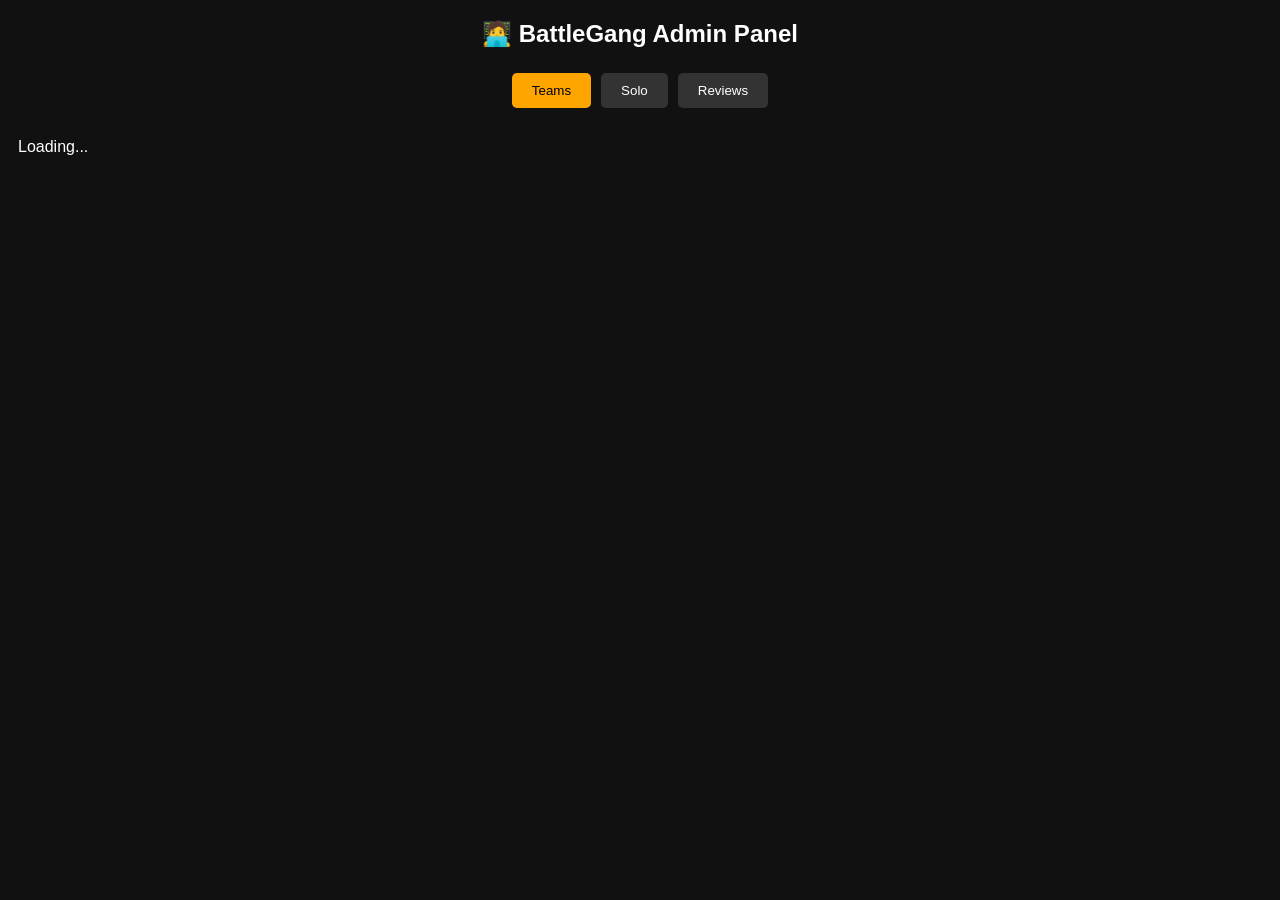
<file: admin-panel-7fK29aXz91LmQpR8vT6sWcD4eYhU3BnJx0kGzV5oCq2M8rE1uP9tLwS4yF6H.html>
<!DOCTYPE html>
<html>
<head>
  <title>FF Gangster Admin</title>

  <style>
    body { font-family: Arial; background:#111; color:white; }

    h2 { text-align:center; }

    /* Tabs */
    .tabs {
      display: flex;
      justify-content: center;
      margin-bottom: 15px;
      flex-wrap: wrap;
    }

    .tab-btn {
      padding: 10px 20px;
      margin: 5px;
      border: none;
      cursor: pointer;
      background: #333;
      color: white;
      border-radius: 5px;
    }

    .active {
      background: orange;
      color: black;
    }

    #container {
      display: grid;
      grid-template-columns: repeat(4, 1fr);
      gap: 15px;
      padding: 10px;
    }

    .card {
      background:#222;
      padding:15px;
      border-radius:10px;
    }

    button {
      padding:8px;
      margin:5px;
      border:none;
      cursor:pointer;
      border-radius:5px;
    }

    .approve { background:green; color:white; }
    .delete { background:red; color:white; }

    ul { padding-left:20px; }
    li { margin:4px 0; list-style:"🎮 "; }

    @media (max-width:1024px){
      #container { grid-template-columns:repeat(2,1fr); }
    }

    @media (max-width:600px){
      #container { grid-template-columns:repeat(1,1fr); }
    }

    .heading{
      display: flex;
      justify-content: space-between;
      align-items: center;
    }

    .status{
      color: orange;
      font-size: 12px;
    }

    .approved {
      color: lightgreen !important;
    }
  </style>
</head>

<body>

<h2>🧑‍💻 BattleGang Admin Panel</h2>

<div class="tabs">
  <button class="tab-btn active" onclick="showTeams(event)">Teams</button>
  <button class="tab-btn" onclick="showSolo(event)">Solo</button>
  <button class="tab-btn" onclick="showReviews(event)">Reviews</button>
</div>

<div id="container">Loading...</div>

<script>

const API = "https://ff-gangster.onrender.com/api";

let currentTab = "teams";

// ================= TAB SWITCH =================
function setActive(btn){
  document.querySelectorAll(".tab-btn").forEach(b=>b.classList.remove("active"));
  btn.classList.add("active");
}

// ================= TEAMS =================
async function showTeams(e){
  currentTab = "teams";
  if(e) setActive(e.target);

  const container = document.getElementById("container");
  container.innerHTML = "Loading...";

  const res = await fetch(`${API}/teams`);
  const data = await res.json();

  renderTeamCards(data);
}

function renderTeamCards(data){
  const container = document.getElementById("container");
  container.innerHTML = "";

data.forEach(t => {
  container.innerHTML += `
    <div class="card" id="${t._id}" style="padding:12px;margin-bottom:10px;border-radius:10px;background:#1c1c1c;color:white;">
      
      <div style="display:flex;justify-content:space-between;align-items:center;">
        
        <h3 style="margin:0;">${t.team}</h3>

        <span 
          style="
            padding:4px 10px;
            border-radius:6px;
            font-size:12px;
            ${t.status === "approved" 
              ? "color:#28a745;" 
              : "background:#ff9800;color:white;"}
          ">
          ${t.status}
        </span>

      </div>

      <!-- Players -->
      <div style="margin-top:8px;">
        ${t.players.map((p, i) => `
          <p style="
            margin:4px 0;
            padding:5px 8px;
            border-radius:6px;
            background:rgba(255,255,255,0.05);
            font-weight:600;
          ">
            Player ${i === 0 ? "👑" : i + 1}: ${p}
          </p>
        `).join("")}
      </div>

      <!-- Payment Info -->
      <p style="margin-top:8px;">📱 WhatsApp: ${t.wpnum}</p>
      <p>👤 Payment Person: ${t.payer}</p>
      <p>💳 UPI: ${t.upi}</p>
      <p>🧾 UTR: ${t.utr}</p>
      <p>📅 Time: ${new Date(t.createdAt).toLocaleString()}</p>

      ${t.status !== "approved" ? 
        `<button 
          style="margin-top:6px;padding:6px 10px;border:none;border-radius:6px;background:#28a745;color:white;cursor:pointer;"
          onclick="approve('${t._id}','team')">
          Approve
        </button>` : ""}

      <button 
        style="margin-top:6px;margin-left:6px;padding:6px 10px;border:none;border-radius:6px;background:#dc3545;color:white;cursor:pointer;"
        onclick="del('${t._id}','team')">
        Delete
      </button>

    </div>
  `;
});
}

// ================= SOLO =================
async function showSolo(e){
  currentTab = "solo";
  if(e) setActive(e.target);

  const container = document.getElementById("container");
  container.innerHTML = "Loading...";

  const res = await fetch(`${API}/solo`);
  const data = await res.json();

  renderSoloCards(data);
}

function renderSoloCards(data){
  const container = document.getElementById("container");
  container.innerHTML = "";

  data.forEach(t => {
  container.innerHTML += `
    <div class="card" id="${t._id}">
      
      <div class="heading" style="display:flex;justify-content:space-between;align-items:center;">
        
        <h3 style="margin:0;">Player Names</h3>

        <span 
          class="status ${t.status === "approved" ? "approved" : ""}" 
          style="
            padding:4px 10px;
            border-radius:6px;
            font-size:12px;
          ">
          ${t.status}
        </span>
      </div>

      <div style="margin-top:8px;">
        ${t.players.map((p, i) => `
          <p style="
            margin:4px 0;
            padding:5px 8px;
            border-radius:6px;
            background:rgba(255,255,255,0.05);
            font-weight:600;
          ">
            Player ${i + 1}: ${p}
          </p>
        `).join("")}
      </div>

      <p>📱 WhatsApp: ${t.wpnum}</p>
      <p>👤 Payment Person: ${t.payer}</p>
      <p>💳 UPI: ${t.upi}</p>
      <p>🧾 UTR: ${t.utr}</p>
      <p>🎁 Refer: ${t.refer || "None"}</p>
      <p>📅 Time: ${new Date(t.createdAt).toLocaleString()}</p>

      ${t.status !== "approved" ? 
        `<button class="approve" onclick="approve('${t._id}','solo')">Approve</button>` : ""}

      <button class="delete" onclick="del('${t._id}','solo')">Delete</button>
    </div>
  `;
});
}

// ================= REVIEWS =================
async function showReviews(e){
  currentTab = "reviews";
  if(e) setActive(e.target);

  const container = document.getElementById("container");
  container.innerHTML = "Loading...";

  const res = await fetch(`${API}/reviews-all`);
  const data = await res.json();

  container.innerHTML = "";

  data.forEach(r => {
    container.innerHTML += `
      <div class="card" id="${r._id}">
        <div class="heading">
          <h3>${r.name}</h3>
          <span class="status ${r.approved ? "approved" : ""}">
            ${r.approved ? "approved" : "pending"}
          </span>
        </div>

        <p>${"⭐".repeat(r.rating)}</p>
        <p>${r.message}</p>

        ${!r.approved ? 
          `<button class="approve" onclick="approveReview('${r._id}')">Approve</button>` : ""}

        <button class="delete" onclick="deleteReview('${r._id}')">Delete</button>
      </div>
    `;
  });
}

// ================= ACTIONS =================

// APPROVE TEAM / SOLO
async function approve(id, type){
  const url = type === "team"
    ? `${API}/approve/${id}`
    : `${API}/solo/approve/${id}`;

  await fetch(url, { method:"PUT" });

  // 🔥 FULL UI UPDATE
  const card = document.getElementById(id);

  if(card){
    const status = card.querySelector(".status");
    status.innerText = "approved";
    status.classList.add("approved");

    const btn = card.querySelector(".approve");
    if(btn) btn.remove();
  }
}

// DELETE TEAM / SOLO
async function del(id, type){
  if(!confirm("Delete this?")) return;

  const url = type === "team"
    ? `${API}/delete/${id}`
    : `${API}/solo/delete/${id}`;

  await fetch(url, { method:"DELETE" });

  document.getElementById(id).remove();
}

// REVIEW APPROVE
async function approveReview(id){
  await fetch(`${API}/review/approve/${id}`, { method:"PUT" });

  const card = document.getElementById(id);

  if(card){
    const status = card.querySelector(".status");
    status.innerText = "approved";
    status.classList.add("approved");

    const btn = card.querySelector(".approve");
    if(btn) btn.remove();
  }
}

// REVIEW DELETE
async function deleteReview(id){
  if(!confirm("Delete this review?")) return;

  await fetch(`${API}/review/delete/${id}`, { method:"DELETE" });

  document.getElementById(id).remove();
}

// default load
showTeams();

</script>

</body>
</html>
</file>
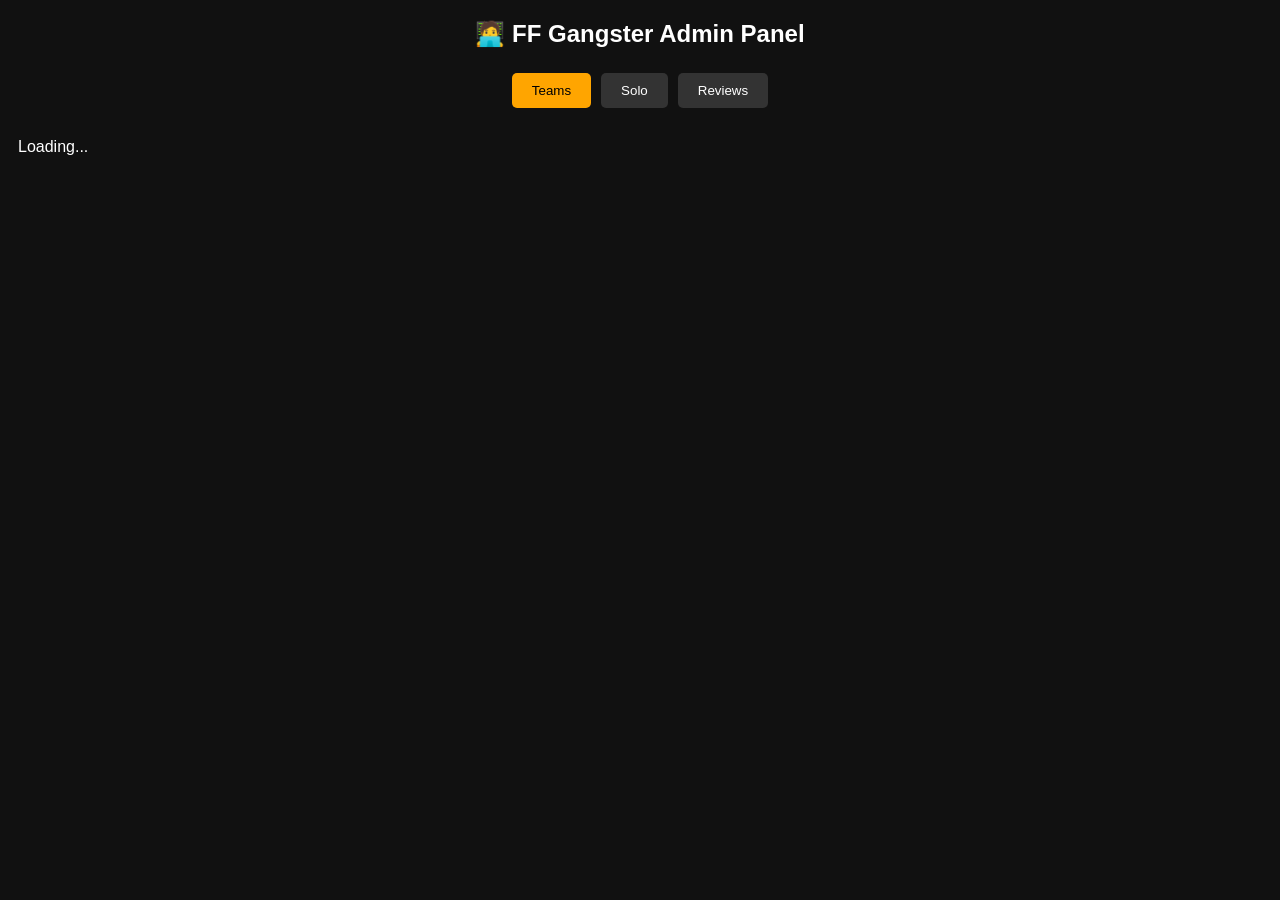
<file: admin-panel-for-ffgangster-589684521.html>
<!DOCTYPE html>
<html>
<head>
  <title>FF Gangster Admin</title>

  <style>
    body { font-family: Arial; background:#111; color:white; }

    h2 { text-align:center; }

    /* Tabs */
    .tabs {
      display: flex;
      justify-content: center;
      margin-bottom: 15px;
      flex-wrap: wrap;
    }

    .tab-btn {
      padding: 10px 20px;
      margin: 5px;
      border: none;
      cursor: pointer;
      background: #333;
      color: white;
      border-radius: 5px;
    }

    .active {
      background: orange;
      color: black;
    }

    #container {
      display: grid;
      grid-template-columns: repeat(4, 1fr);
      gap: 15px;
      padding: 10px;
    }

    .card {
      background:#222;
      padding:15px;
      border-radius:10px;
    }

    button {
      padding:8px;
      margin:5px;
      border:none;
      cursor:pointer;
      border-radius:5px;
    }

    .approve { background:green; color:white; }
    .delete { background:red; color:white; }

    ul { padding-left:20px; }
    li { margin:4px 0; list-style:"🎮 "; }

    @media (max-width:1024px){
      #container { grid-template-columns:repeat(2,1fr); }
    }

    @media (max-width:600px){
      #container { grid-template-columns:repeat(1,1fr); }
    }

    .heading{
      display: flex;
      justify-content: space-between;
      align-items: center;
    }

    .status{
      color: orange;
      font-size: 12px;
    }

    .approved {
      color: lightgreen !important;
    }
  </style>
</head>

<body>

<h2>🧑‍💻 FF Gangster Admin Panel</h2>

<div class="tabs">
  <button class="tab-btn active" onclick="showTeams(event)">Teams</button>
  <button class="tab-btn" onclick="showSolo(event)">Solo</button>
  <button class="tab-btn" onclick="showReviews(event)">Reviews</button>
</div>

<div id="container">Loading...</div>

<script>

const API = "https://ff-gangster.onrender.com/api";

// ================= TAB SWITCH =================
function setActive(btn){
  document.querySelectorAll(".tab-btn").forEach(b=>b.classList.remove("active"));
  btn.classList.add("active");
}

// ================= TEAMS =================
async function showTeams(e){
  if(e) setActive(e.target);

  const container = document.getElementById("container");
  container.innerHTML = "Loading...";

  const res = await fetch(`${API}/teams`);
  const data = await res.json();

  renderTeamCards(data);
}

function renderTeamCards(data){
  const container = document.getElementById("container");
  container.innerHTML = "";

  data.forEach(t => {
    container.innerHTML += `
      <div class="card" id="${t._id}">
        <div class="heading">
          <h3>${t.team}</h3>
          <span class="status ${t.status === "approved" ? "approved" : ""}">
            ${t.status}
          </span>
        </div>

        <ul>
          ${t.players.map((p,i)=> `<li>${p}</li>`).join("")}
        </ul>

        <p>📱 ${t.wpnum}</p>
        <p>UPI: ${t.upi}</p>
        <p>UTR: ${t.utr}</p>

        ${t.status !== "approved" ? 
          `<button class="approve" onclick="approve('${t._id}','team')">Approve</button>` : ""}

        <button class="delete" onclick="del('${t._id}','team')">Delete</button>
      </div>
    `;
  });
}

// ================= SOLO =================
async function showSolo(e){
  if(e) setActive(e.target);

  const container = document.getElementById("container");
  container.innerHTML = "Loading...";

  const res = await fetch(`${API}/solo`);
  const data = await res.json();

  renderSoloCards(data);
}

function renderSoloCards(data){
  const container = document.getElementById("container");
  container.innerHTML = "";

  data.forEach(t => {
    container.innerHTML += `
      <div class="card" id="${t._id}">
        <div class="heading">
          <h3>${t.players[0]}</h3>
          <span class="status ${t.status === "approved" ? "approved" : ""}">
            ${t.status}
          </span>
        </div>

        <ul>
          ${t.players.map((p)=> `<li>${p}</li>`).join("")}
        </ul>

        <p>📱 ${t.wpnum}</p>

        ${t.status !== "approved" ? 
          `<button class="approve" onclick="approve('${t._id}','solo')">Approve</button>` : ""}

        <button class="delete" onclick="del('${t._id}','solo')">Delete</button>
      </div>
    `;
  });
}

// ================= REVIEWS =================
async function showReviews(e){
  if(e) setActive(e.target);

  const container = document.getElementById("container");
  container.innerHTML = "Loading...";

  const res = await fetch(`${API}/reviews-all`);
  const data = await res.json();

  container.innerHTML = "";

  data.forEach(r => {
    container.innerHTML += `
      <div class="card" id="${r._id}">
        <div class="heading">
          <h3>${r.name}</h3>
          <span class="status ${r.approved ? "approved" : ""}">
            ${r.approved ? "approved" : "pending"}
          </span>
        </div>

        <p>${"⭐".repeat(r.rating)}</p>
        <p>${r.message}</p>

        ${!r.approved ? 
          `<button class="approve" onclick="approveReview('${r._id}')">Approve</button>` : ""}

        <button class="delete" onclick="deleteReview('${r._id}')">Delete</button>
      </div>
    `;
  });
}

// ================= ACTIONS =================

// APPROVE TEAM / SOLO
async function approve(id, type){
  const url = type === "team"
    ? `${API}/approve/${id}`
    : `${API}/solo/approve/${id}`;

  await fetch(url, { method:"PUT" });

  document.querySelector(`#${id} .status`).innerText = "approved";
}

// DELETE TEAM / SOLO
async function del(id, type){
  if(!confirm("Delete this?")) return;

  const url = type === "team"
    ? `${API}/delete/${id}`
    : `${API}/solo/delete/${id}`;

  await fetch(url, { method:"DELETE" });

  document.getElementById(id).remove();
}

// REVIEW APPROVE
async function approveReview(id){
  await fetch(`${API}/review/approve/${id}`, { method:"PUT" });

  document.querySelector(`#${id} .status`).innerText = "approved";
}

// REVIEW DELETE
async function deleteReview(id){
  if(!confirm("Delete this review?")) return;

  await fetch(`${API}/review/delete/${id}`, { method:"DELETE" });

  document.getElementById(id).remove();
}

// default load
showTeams();

</script>

</body>
</html>
</file>
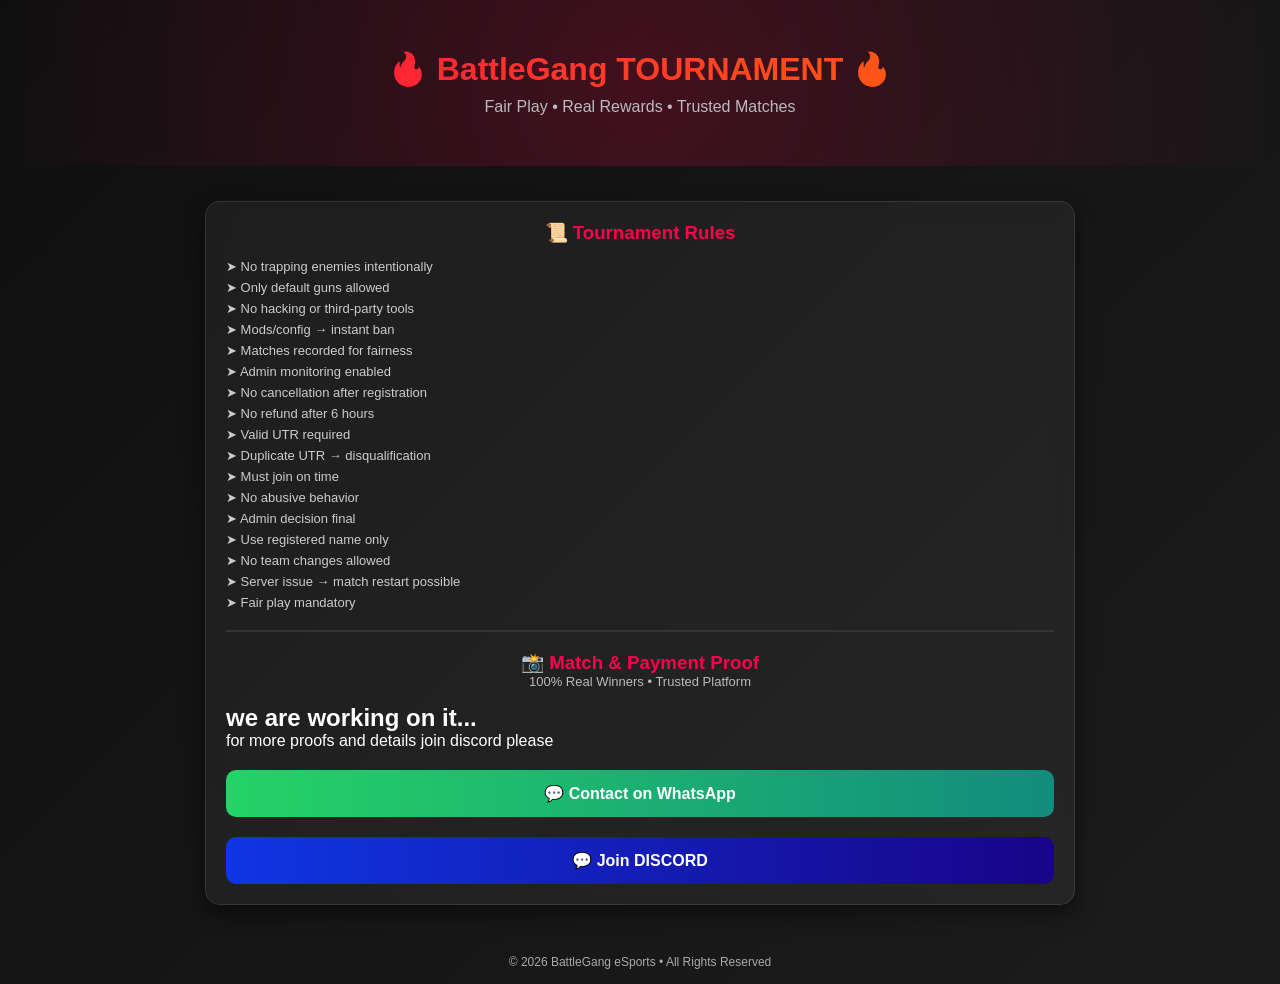
<file: match_proof.html>
<!DOCTYPE html>
<html lang="en">
<head>
<meta charset="UTF-8">
<meta name="viewport" content="width=device-width, initial-scale=1.0">
<title>FreeFire Tournament Rules & Proof</title>

<style>
*{
  margin:0;
  padding:0;
  box-sizing:border-box;
  font-family:'Segoe UI', sans-serif;
}

body{
  background: linear-gradient(135deg, #0f0f0f, #1c1c1c);
  color:white;
}

/* HERO */
.hero{
  text-align:center;
  padding:50px 20px;
  background: radial-gradient(circle, #ff004c33, transparent);
}

.hero h1{
  font-size:32px;
  background: linear-gradient(90deg, #ff004c, #ff7a00);
  -webkit-background-clip:text;
  color:transparent;
}

.hero p{
  margin-top:10px;
  color:#bbb;
}

/* CARD */
.container{
  max-width:900px;
  margin:20px auto;
  padding:15px;
}

.rules-box{
  background: rgba(255,255,255,0.05);
  backdrop-filter: blur(10px);
  border-radius:15px;
  padding:20px;
  border:1px solid rgba(255,255,255,0.1);
  box-shadow:0 8px 20px rgba(0,0,0,0.5);
}

/* TITLE */
.tournament-rules-head{
  text-align:center;
  margin-bottom:15px;
  color:#ff004c;
}

/* RULES */
.rules p{
  font-size:13px;
  color:#ccc;
  margin:6px 0;
}

/* PROOF */
.proof-section{
  margin-top:20px;
}

.proof-section h3{
  text-align:center;
  color:#ff004c;
}

.proof-grid{
  display:grid;
  grid-template-columns:repeat(2,1fr);
  gap:10px;
  margin-top:15px;
}

.proof-grid img{
  width:100%;
  border-radius:10px;
  border:1px solid rgba(255,255,255,0.1);
  transition:0.3s;
}

.proof-grid img:hover{
  transform:scale(1.05);
}

/* BUTTON */
.whatsapp-btn{
  display:block;
  text-align:center;
  margin-top:20px;
  padding:14px;
  background:linear-gradient(90deg,#25D366,#128C7E);
  border-radius:10px;
  color:white;
  text-decoration:none;
  font-weight:bold;
}
.discord-btn{
  display:block;
  text-align:center;
  margin-top:20px;
  padding:14px;
  background:linear-gradient(90deg,#0f36e3,#180487);
  border-radius:10px;
  color:white;
  text-decoration:none;
  font-weight:bold;
}

/* FOOTER */
footer{
  text-align:center;
  padding:15px;
  color:#aaa;
  font-size:12px;
}

</style>
</head>

<body>

<!-- HERO -->
<div class="hero">
  <h1>🔥 BattleGang TOURNAMENT 🔥</h1>
  <p>Fair Play • Real Rewards • Trusted Matches</p>
</div>

<div class="container">

  <div class="rules-box">

    <h3 class="tournament-rules-head">📜 Tournament Rules</h3>

    <div class="rules">
      <p>➤ No trapping enemies intentionally</p>
      <p>➤ Only default guns allowed</p>
      <p>➤ No hacking or third-party tools</p>
      <p>➤ Mods/config → instant ban</p>
      <p>➤ Matches recorded for fairness</p>
      <p>➤ Admin monitoring enabled</p>
      <p>➤ No cancellation after registration</p>
      <p>➤ No refund after 6 hours</p>
      <p>➤ Valid UTR required</p>
      <p>➤ Duplicate UTR → disqualification</p>
      <p>➤ Must join on time</p>
      <p>➤ No abusive behavior</p>
      <p>➤ Admin decision final</p>
      <p>➤ Use registered name only</p>
      <p>➤ No team changes allowed</p>
      <p>➤ Server issue → match restart possible</p>
      <p>➤ Fair play mandatory</p>
    </div>

    <hr style="margin:20px 0; border:0.5px solid #333;">

    <!-- PROOF -->
    <div class="proof-section">

      <h3>📸 Match & Payment Proof</h3>
      <p style="text-align:center; font-size:13px; color:#bbb;">
        100% Real Winners • Trusted Platform
      </p>

      <div class="proof-grid">
        <!-- <img src="proof1.jpg">
        <img src="proof2.jpg">
        <img src="proof3.jpg">
        <img src="proof4.jpg"> -->
        <h2>we are working on it...</h2>

      </div>
        <p>for more proofs and details join discord please</p>
    
    </div>

    <!-- WHATSAPP -->
    <a href="https://wa.me/919556876287" target="_blank" class="whatsapp-btn">
      💬 Contact on WhatsApp
    </a>
    <a href="https://discord.gg/Nws7DpyY" target="_blank" class="discord-btn">
      💬 Join DISCORD
    </a>
  </div>

</div>

<footer>
  © 2026 BattleGang eSports • All Rights Reserved
</footer>

</body>
</html>
</file>
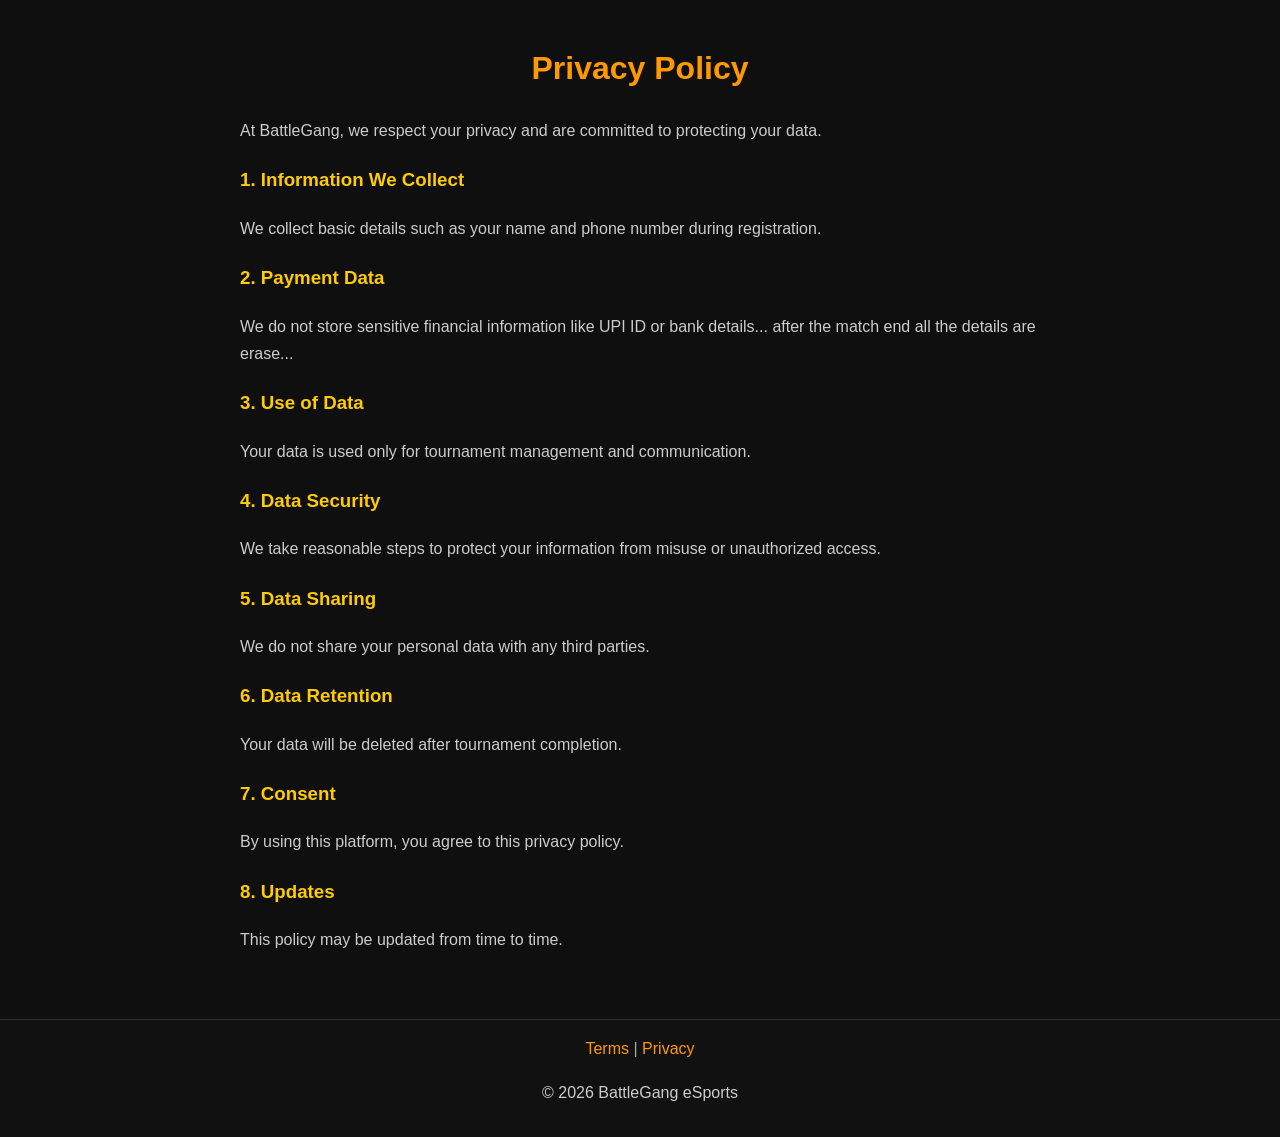
<file: privacy.html>
<!DOCTYPE html>
<html>
<head>
  <title>Privacy Policy - BattleGang</title>
  <meta name="viewport" content="width=device-width, initial-scale=1.0">

  <style>
    body {
      margin: 0;
      background: #0f0f0f;
      color: #fff;
      font-family: Arial, sans-serif;
      line-height: 1.7;
    }

    .container {
      max-width: 800px;
      margin: auto;
      padding: 20px;
    }

    h1 {
      text-align: center;
      color: #ff9900;
    }

    h3 {
      color: #ffcc00;
      margin-top: 20px;
    }

    p {
      color: #ccc;
    }

    footer {
      text-align: center;
      padding: 15px;
      background: #111;
      color: #aaa;
      margin-top: 30px;
      border-top: 1px solid #333;
    }

    a {
      color: #ff9900;
      text-decoration: none;
    }
  </style>
</head>

<body>

<div class="container">

<h1>Privacy Policy</h1>

<p>At BattleGang, we respect your privacy and are committed to protecting your data.</p>

<h3>1. Information We Collect</h3>
<p>We collect basic details such as your name and phone number during registration.</p>

<h3>2. Payment Data</h3>
<p>We do not store sensitive financial information like UPI ID or bank details... after the match end all the details are erase...</p>

<h3>3. Use of Data</h3>
<p>Your data is used only for tournament management and communication.</p>

<h3>4. Data Security</h3>
<p>We take reasonable steps to protect your information from misuse or unauthorized access.</p>

<h3>5. Data Sharing</h3>
<p>We do not share your personal data with any third parties.</p>

<h3>6. Data Retention</h3>
<p>Your data will be deleted after tournament completion.</p>

<h3>7. Consent</h3>
<p>By using this platform, you agree to this privacy policy.</p>

<h3>8. Updates</h3>
<p>This policy may be updated from time to time.</p>

</div>

<footer>
  <a href="terms.html">Terms</a> |
  <a href="privacy.html">Privacy</a>
  <p>© 2026 BattleGang eSports</p>
</footer>

</body>
</html>
</file>
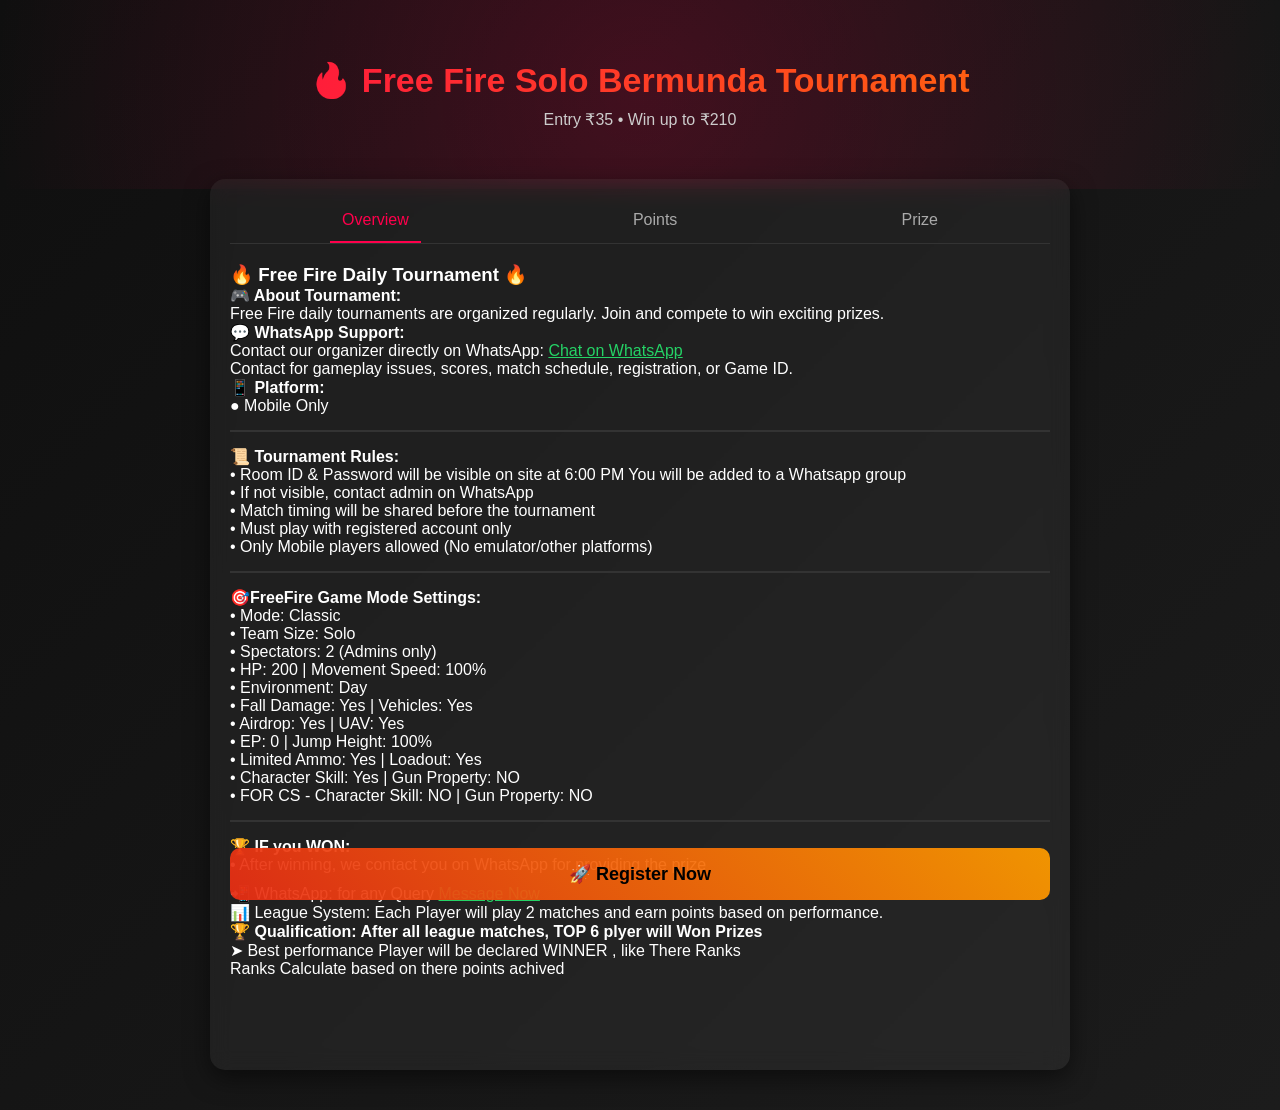
<file: solo_overview.html>
<!DOCTYPE html>
<html lang="en">
<head>
<meta charset="UTF-8">
<meta name="viewport" content="width=device-width, initial-scale=1.0">
<title>FreeFire Tournament</title>

<style>
  * {
    margin: 0;
    padding: 0;
    box-sizing: border-box;
    font-family: 'Segoe UI', sans-serif;
  }

  body {
    background: linear-gradient(135deg, #0f0f0f, #1c1c1c);
    color: white;
  }

  /* HERO */
  .hero {
    padding: 60px 20px;
    text-align: center;
    background: radial-gradient(circle, #ff004c33, transparent);
  }

  .hero h1 {
    font-size: 34px;
    background: linear-gradient(90deg, #ff004c, #ff7a00);
    -webkit-background-clip: text;
    color: transparent;
  }

  .hero p {
    margin-top: 10px;
    color: #ccc;
  }

  /* CARD */
  .container {
    max-width: 900px;
    margin: -30px auto 20px;
    padding: 20px;
  }

  .card {
    background: rgba(255,255,255,0.05);
    backdrop-filter: blur(10px);
    border-radius: 15px;
    padding: 20px;
    box-shadow: 0 8px 25px rgba(0,0,0,0.5);
  }

  /* TABS */
  .tabs {
    display: flex;
    justify-content: space-around;
    border-bottom: 1px solid #333;
  }

  .tab {
    padding: 12px;
    cursor: pointer;
    color: #aaa;
    transition: 0.3s;
  }

  .tab.active {
    color: #ff004c;
    border-bottom: 2px solid #ff004c;
  }

  /* CONTENT */
  .content {
    margin-top: 20px;
    min-height: 120px;
    animation: fade 0.3s ease;
  }

  @keyframes fade {
    from {opacity: 0; transform: translateY(10px);}
    to {opacity: 1; transform: translateY(0);}
  }

  ul {
    padding-left: 18px;
  }

  li {
    margin: 8px 0;
  }

  /* REGISTER BUTTON */
  .register {
    position: sticky;
    bottom: 0;
    padding: 15px;
    color: black;
    background: linear-gradient(45deg, #e92e15ef, #ff9d00ef);
    text-align: center;
    border-radius: 10px;
    margin-top: 20px;
    cursor: pointer;
    font-weight: bold;
    font-size: 18px;
    transition: 0.3s;
  }

  .register:hover {
    transform: scale(1.03);
  }

</style>
</head>

<body>

<!-- HERO -->
<div class="hero">
  <h1>🔥 Free Fire Solo Bermunda Tournament</h1>
  <p>Entry ₹35 • Win up to ₹210</p>
</div>

<div class="container">
  <div class="card">

    <!-- TABS -->
    <div class="tabs">
      <div class="tab active" onclick="showTab('overview', this)">Overview</div>
      <div class="tab" onclick="showTab('points', this)">Points</div>
      <div class="tab" onclick="showTab('prize', this)">Prize</div>
    </div>

    <!-- CONTENT -->
    <div id="content" class="content">
        <div class="rules-box">

        <h3 class="tournament-rules-head">🔥 Free Fire Daily Tournament 🔥</h3>

        <div class="rules">

            <p><b>🎮 About Tournament:</b></p>
            <p>Free Fire daily tournaments are organized regularly. Join and compete to win exciting prizes.</p>

            <p><b>💬 WhatsApp Support:</b></p>
            <p>
            Contact our organizer directly on WhatsApp:
            <a href="https://wa.me/919160356350?text=Hi%20BattleGang%20Team,%20I%20have%20a%20query%20regarding%20the%20tournament." 
                target="_blank" 
                style="color:#25D366;">
                Chat on WhatsApp
            </a>
            </p>
            <p>
            Contact for gameplay issues, scores, match schedule, registration, or Game ID.
            </p>

            <p><b>📱 Platform:</b></p>
            <p>● Mobile Only</p>

            <hr style="margin:15px 0; border:0.5px solid #333;">

            <p><b>📜 Tournament Rules:</b></p>
            <p>• Room ID & Password will be visible on site at 6:00 PM You will be added to a Whatsapp group</p>
            <p>• If not visible, contact admin on WhatsApp</p>
            <p>• Match timing will be shared before the tournament</p>
            <p>• Must play with registered account only</p>
            <p>• Only Mobile players allowed (No emulator/other platforms)</p>

            <hr style="margin:15px 0; border:0.5px solid #333;">

            <p><b>🎯FreeFire Game Mode Settings:</b></p>
            <p>• Mode: Classic</p>
            <p>• Team Size: Solo</p>
            <p>• Spectators: 2 (Admins only)</p>
            <p>• HP: 200 | Movement Speed: 100%</p>
            <p>• Environment: Day</p>
            <p>• Fall Damage: Yes | Vehicles: Yes</p>
            <p>• Airdrop: Yes | UAV: Yes</p>
            <p>• EP: 0 | Jump Height: 100%</p>
            <p>• Limited Ammo: Yes | Loadout: Yes</p>
            <p>• Character Skill: Yes | Gun Property: NO</p>
            <p>• FOR CS - Character Skill: NO | Gun Property: NO</p>

            <hr style="margin:15px 0; border:0.5px solid #333;">

            <p><b>🏆 IF you WON:</b></p>
            <p>• After winning, we contact you on WhatsApp for providing the prize</p>

            <p style="margin-top:10px;">
            📲 WhatsApp: for any Query
            <a href="https://wa.me/919160356350" target="_blank" style="color:#25D366;">
                Message Now
            </a>
            </p>

        </div>
        </div>
        <p>📊 League System: Each Player will play 2 matches and earn points based on performance.</p>
          <p>🏆 <b>Qualification: After all league matches, TOP 6 plyer will Won Prizes</b></p>
        <p>➤ Best performance Player will be declared WINNER , like There Ranks</p>
        <p>Ranks Calculate based on there points achived</p>
    </div>

    <!-- REGISTER -->
    <div class="register" onclick="goRegister()">
      🚀 Register Now
    </div>

  </div>
</div>

<script>
  function showTab(type, el) {
    document.querySelectorAll(".tab").forEach(t => t.classList.remove("active"));
    el.classList.add("active");

    let content = document.getElementById("content");

    if (type === "overview") {
      content.innerHTML = `
        <div class="rules-box">

        <h3 class="tournament-rules-head">🔥 Free Fire Daily Tournament 🔥</h3>

        <div class="rules">

            <p><b>🎮 About Tournament:</b></p>
            <p>Free Fire daily tournaments are organized regularly. Join and compete to win exciting prizes.</p>

            <p><b>💬 WhatsApp Support:</b></p>
            <p>
            Contact our organizer directly on WhatsApp:
            <a href="https://wa.me/919556876287?text=Hi%20FF%20Gangster%20Team,%20I%20have%20a%20query%20regarding%20the%20tournament." 
                target="_blank" 
                style="color:#25D366;">
                Chat on WhatsApp
            </a>
            </p>
            <p>
            Contact for gameplay issues, scores, match schedule, registration, or Game ID.
            </p>

            <p><b>📱 Platform:</b></p>
            <p>● Mobile Only</p>

            <hr style="margin:15px 0; border:0.5px solid #333;">

            <p><b>📜 Tournament Rules:</b></p>
            <p>• Room ID & Password will be visible on site at 6:00 PM You will be added to a Whatsapp group</p>
            <p>• If not visible, contact admin on WhatsApp</p>
            <p>• Match timing will be shared before the tournament</p>
            <p>• Must play with registered account only</p>
            <p>• Only Mobile players allowed (No emulator/other platforms)</p>

            <hr style="margin:15px 0; border:0.5px solid #333;">

            <p><b>🎯 Game Mode Settings:</b></p>
            <p>• Mode: Classic</p>
            <p>• Team Size: Solo</p>
            <p>• Players: 48+</p>
            <p>• Spectators: 1 (Admin only)</p>
            <p>• HP: 200 | Movement Speed: 100%</p>
            <p>• Environment: Day</p>
            <p>• Fall Damage: Yes | Vehicles: Yes</p>
            <p>• Airdrop: Yes | UAV: Yes</p>
            <p>• EP: 0 | Jump Height: 100%</p>
            <p>• Limited Ammo: Yes | Loadout: Yes</p>
            <p>• Character Skill: Yes | Gun Property: Yes</p>
            <p>• FOR CS - Character Skill: NO | Gun Property: NO</p>

            <hr style="margin:15px 0; border:0.5px solid #333;">

            <p><b>🏆 IF you WON:</b></p>
            <p>• After winning, we contact you on WhatsApp for providing the prize</p>

            <p style="margin-top:10px;">
            📲 WhatsApp: for any Query
            <a href="https://wa.me/919160356350" target="_blank" style="color:#25D366;">
                Message Now
            </a>
            </p>

        </div>
        </div>
        <p>📊 League System: Each Player will play 3 matches and earn points based on performance.</p>
          <p>🏆 <b>Qualification: After all league matches, TOP 4 plyer will Won Prizes</b></p>
        <p>➤ Best performance Player will be declared WINNER , like There Ranks</p>
        <p>Ranks Calculate based on there points achived</p>
      `;
    }

    if (type === "points") {
      content.innerHTML = `
        
        <p style="font-size:16px; color:#ff7a00; font-weight:bold;">
          📊 Points System
        </p>

        <hr style="margin:10px 0; border:0.5px solid #333;">

        <!-- BERMUDA -->
        <p style="font-weight:bold; color:#fff;">🏝️ Bermuda (Battle Royale):</p>

        <p>🔫 Each Kill = <b>+1 Point</b></p>
        <p>🥇 Booyah (Rank 1) = <b>+8 Points</b></p>
        <p>🥈 Rank 2 = <b>+5 Points</b></p>
        <p>🥉 Rank 3 = <b>+3 Points</b></p>

        <p style="color:#00ffcc; margin-top:5px;">
          🎯 Final ranking = Kill Points + Position Points
        </p>

        <hr style="margin:10px 0; border:0.5px solid #333;">

        <!-- CLASH SQUAD -->
        <p style="font-weight:bold; color:#fff;">⚔️ Clash Squad (1v1 / 2v2):</p>

        <p>🏆 Booyah (13 rounds win) = <b>+2 Points</b></p>
        <p>🔥 Dominating Win (e.g. 7-0) = <b>+3 Points</b></p>
        <p>📉 Loss = Points equal to rounds won</p>

        <p style="margin-left:10px; font-size:13px; color:#bbb;">
          Example: Player A vs Player B → Score 6-7  
          ➤ A gets 6 points  
          ➤ B gets 7 + 2 (Booyah bonus) = 9 points
        </p>

        <p style="color:#00ffcc; margin-top:5px;">
          🎮 Skill-based scoring ensures fair ranking
        </p>

        <hr style="margin:10px 0; border:0.5px solid #333;">

        <p style="color:#ff004c; font-weight:bold;">
          ⚡ More kills = More chances to win!
        </p>

      `;
    }

if (type === "prize") {
    content.innerHTML = `
      <p style="font-size:16px; color:#ff7a00; font-weight:bold;">
        💰 Total Prize Pool: ₹500+
      </p>

      <hr style="margin:10px 0; border:0.5px solid #333;">

      <p><b>🏆 Prize Distribution (Bermuda):</b></p>

      <p>🥇 Rank 1 : ₹<span id="rank1">210</span></p>
      <p>🥈 Rank 2 : ₹<span id="rank2">100</span></p>
      <p>🥉 Rank 3 : ₹<span id="rank3">70</span></p>
      <p>🏅 Rank 4-6 : ₹<span id="rank4">45 each</span></p>

      <p style="color:#00ffcc; margin-top:5px;">
        🎯 Top 4 players win guaranteed rewards
      </p>

      <hr style="margin:10px 0; border:0.5px solid #333;">

      <div style="margin-top:10px; color:#ccc;">

        <p><b>⚔️ Clash Squad (1v1 / 2v2):</b></p>
        <p style="font-size:13px;">
          Each player will play at least 3 matches. Winners are decided based on total points.
        </p>

        <p>🥇 Winner: ₹<span id="winner">120</span></p>
        <p>🥈 Runner-up: ₹<span id="runner-up">60</span></p>

        <p style="color:#00ffcc; margin-top:5px;">
          🎮 Skill-based ranking system
        </p>

      </div>

      <hr style="margin:10px 0; border:0.5px solid #333;">

      <p style="color:#25D366;">
        💳 Instant Payment via UPI after match
      </p>

      <p style="color:#ff004c; font-weight:bold;">
        ⚡ Limited Slots – Register Fast!
      </p>
    `;
  }
  }

  function goRegister() {
    window.location.href = "register_solo.html";
  }

</script>

</body>
</html>
</file>
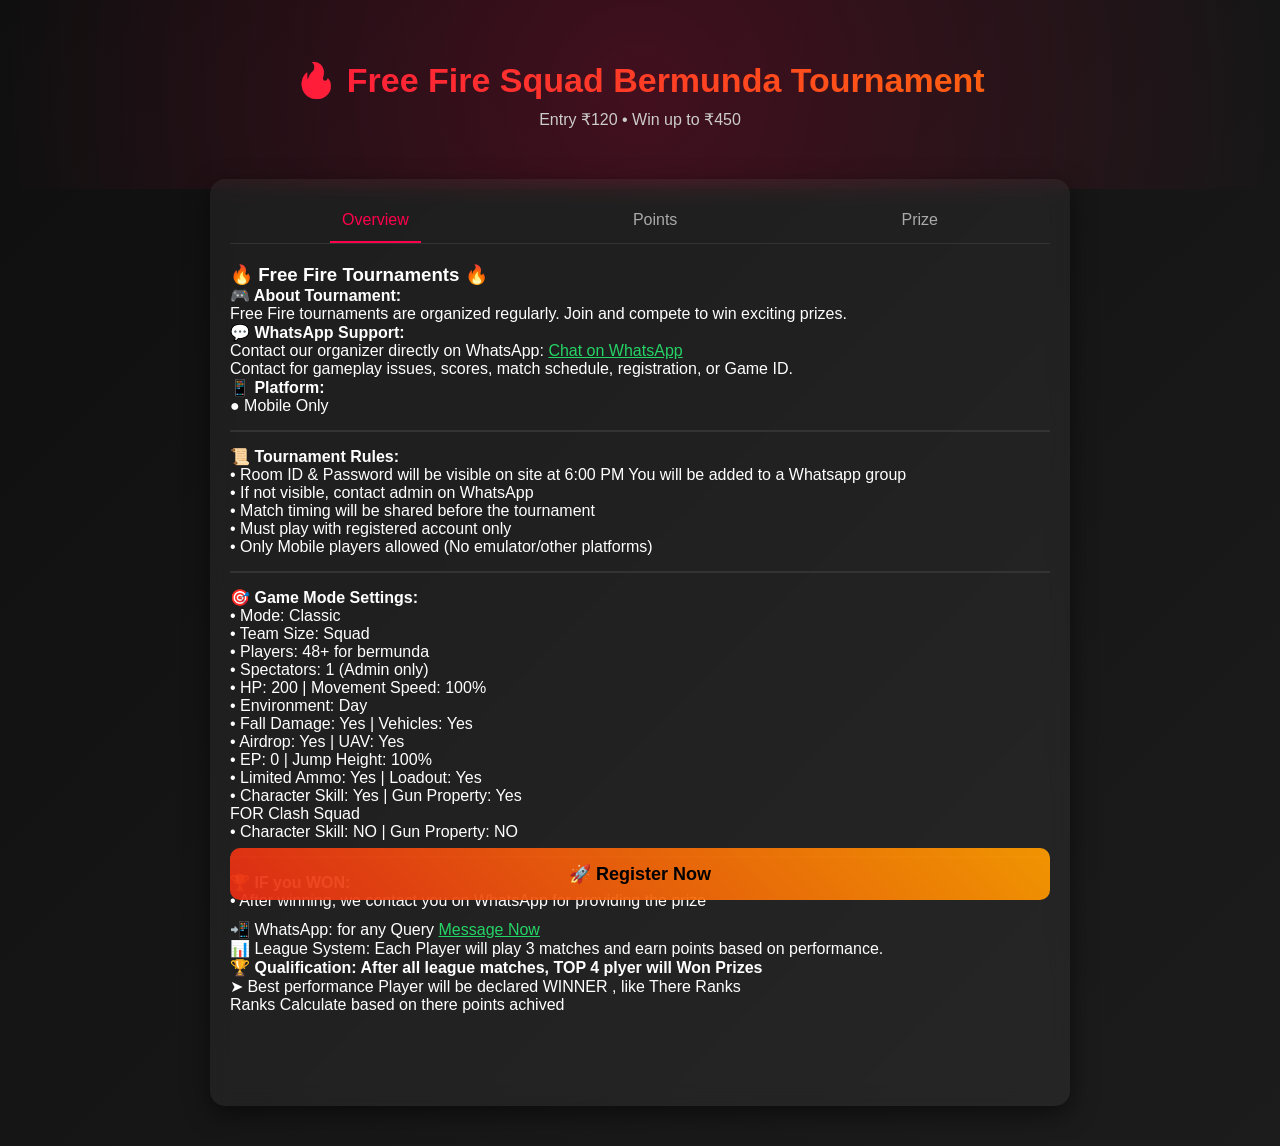
<file: squad_overview.html>
<!DOCTYPE html>
<html lang="en">

<head>
  <meta charset="UTF-8">
  <meta name="viewport" content="width=device-width, initial-scale=1.0">
  <title>FF Tournament</title>

  <style>
    * {
      margin: 0;
      padding: 0;
      box-sizing: border-box;
      font-family: 'Segoe UI', sans-serif;
    }

    body {
      background: linear-gradient(135deg, #0f0f0f, #1c1c1c);
      color: white;
    }

    /* HERO */
    .hero {
      padding: 60px 20px;
      text-align: center;
      background: radial-gradient(circle, #ff004c33, transparent);
    }

    .hero h1 {
      font-size: 34px;
      background: linear-gradient(90deg, #ff004c, #ff7a00);
      -webkit-background-clip: text;
      color: transparent;
    }

    .hero p {
      margin-top: 10px;
      color: #ccc;
    }

    /* CARD */
    .container {
      max-width: 900px;
      margin: -30px auto 20px;
      padding: 20px;
    }

    .card {
      background: rgba(255, 255, 255, 0.05);
      backdrop-filter: blur(10px);
      border-radius: 15px;
      padding: 20px;
      box-shadow: 0 8px 25px rgba(0, 0, 0, 0.5);
    }

    /* TABS */
    .tabs {
      display: flex;
      justify-content: space-around;
      border-bottom: 1px solid #333;
    }

    .tab {
      padding: 12px;
      cursor: pointer;
      color: #aaa;
      transition: 0.3s;
    }

    .tab.active {
      color: #ff004c;
      border-bottom: 2px solid #ff004c;
    }

    /* CONTENT */
    .content {
      margin-top: 20px;
      min-height: 120px;
      animation: fade 0.3s ease;
    }

    @keyframes fade {
      from {
        opacity: 0;
        transform: translateY(10px);
      }

      to {
        opacity: 1;
        transform: translateY(0);
      }
    }

    ul {
      padding-left: 18px;
    }

    li {
      margin: 8px 0;
    }

    /* REGISTER BUTTON */
    .register {
      position: sticky;
      bottom: 0;
      padding: 15px;
      color: black;
      background: linear-gradient(45deg, #e92e15ef, #ff9d00ef);
      text-align: center;
      border-radius: 10px;
      margin-top: 20px;
      cursor: pointer;
      font-weight: bold;
      font-size: 18px;
      transition: 0.3s;
    }

    .register:hover {
      transform: scale(1.03);
    }
  </style>
</head>

<body>

  <!-- HERO -->
  <div class="hero">
    <h1>🔥 Free Fire Squad Bermunda Tournament</h1>
    <p>Entry ₹120 • Win up to ₹450</p>
  </div>

  <div class="container">
    <div class="card">

      <!-- TABS -->
      <div class="tabs">
        <div class="tab active" onclick="showTab('overview', this)">Overview</div>
        <div class="tab" onclick="showTab('points', this)">Points</div>
        <div class="tab" onclick="showTab('prize', this)">Prize</div>
      </div>

      <!-- CONTENT -->
      <div id="content" class="content">
        <div class="rules-box">

          <h3 class="tournament-rules-head">🔥 Free Fire Tournaments 🔥</h3>

          <div class="rules">

            <p><b>🎮 About Tournament:</b></p>
            <p>Free Fire tournaments are organized regularly. Join and compete to win exciting prizes.</p>

            <p><b>💬 WhatsApp Support:</b></p>
            <p>
              Contact our organizer directly on WhatsApp:
              <a href="https://wa.me/919160356350?text=Hi%20BattleGang%20Team,%20I%20have%20a%20query%20regarding%20the%20tournament."
                target="_blank" style="color:#25D366;">
                Chat on WhatsApp
              </a>
            </p>
            <p>
              Contact for gameplay issues, scores, match schedule, registration, or Game ID.
            </p>

            <p><b>📱 Platform:</b></p>
            <p>● Mobile Only</p>

            <hr style="margin:15px 0; border:0.5px solid #333;">

            <p><b>📜 Tournament Rules:</b></p>
            <p>• Room ID & Password will be visible on site at 6:00 PM You will be added to a Whatsapp group</p>
            <p>• If not visible, contact admin on WhatsApp</p>
            <p>• Match timing will be shared before the tournament</p>
            <p>• Must play with registered account only</p>
            <p>• Only Mobile players allowed (No emulator/other platforms)</p>

            <hr style="margin:15px 0; border:0.5px solid #333;">

            <p><b>🎯 Game Mode Settings:</b></p>
            <p>• Mode: Classic</p>
            <p>• Team Size: Squad</p>
            <p>• Players: 48+ for bermunda</p>
            <p>• Spectators: 1 (Admin only)</p>
            <p>• HP: 200 | Movement Speed: 100%</p>
            <p>• Environment: Day</p>
            <p>• Fall Damage: Yes | Vehicles: Yes</p>
            <p>• Airdrop: Yes | UAV: Yes</p>
            <p>• EP: 0 | Jump Height: 100%</p>
            <p>• Limited Ammo: Yes | Loadout: Yes</p>
            <p>• Character Skill: Yes | Gun Property: Yes</p>
            <p>FOR Clash Squad</p>
            <p>• Character Skill: NO | Gun Property: NO</p>


            <hr style="margin:15px 0; border:0.5px solid #333;">

            <p><b>🏆 IF you WON:</b></p>
            <p>• After winning, we contact you on WhatsApp for providing the prize</p>

            <p style="margin-top:10px;">
              📲 WhatsApp: for any Query
              <a href="https://wa.me/919160356350" target="_blank" style="color:#25D366;">
                Message Now
              </a>
            </p>

          </div>
        </div>
        <p>📊 League System: Each Player will play 3 matches and earn points based on performance.</p>
        <p>🏆 <b>Qualification: After all league matches, TOP 4 plyer will Won Prizes</b></p>
        <p>➤ Best performance Player will be declared WINNER , like There Ranks</p>
        <p>Ranks Calculate based on there points achived</p>
      </div>

      <!-- REGISTER -->
      <div class="register" onclick="goRegister()">
        🚀 Register Now
      </div>

    </div>
  </div>

  <script>
    function showTab(type, el) {
      document.querySelectorAll(".tab").forEach(t => t.classList.remove("active"));
      el.classList.add("active");

      let content = document.getElementById("content");

      if (type === "overview") {
        content.innerHTML = `
        <div class="rules-box">

        <h3 class="tournament-rules-head">🔥 Free Fire Daily Tournament 🔥</h3>

        <div class="rules">

            <p><b>🎮 About Tournament:</b></p>
            <p>Free Fire daily tournaments are organized regularly. Join and compete to win exciting prizes.</p>

            <p><b>💬 WhatsApp Support:</b></p>
            <p>
            Contact our organizer directly on WhatsApp:
            <a href="https://wa.me/919160356350?text=Hi%20BattleGang%20Team,%20I%20have%20a%20query%20regarding%20the%20tournament." 
                target="_blank" 
                style="color:#25D366;">
                Chat on WhatsApp
            </a>
            </p>
            <p>
            Contact for gameplay issues, scores, match schedule, registration, or Game ID.
            </p>

            <p><b>📱 Platform:</b></p>
            <p>● Mobile Only</p>

            <hr style="margin:15px 0; border:0.5px solid #333;">

            <p><b>📜 Tournament Rules:</b></p>
            <p>• Room ID & Password will be visible on site at 6:00 PM or You will be added to a Whatsapp group </p>
            <p>• If not visible, contact admin on WhatsApp</p>
            <p>• Match timing will be shared before the tournament</p>
            <p>• Must play with registered account only</p>
            <p>• Only Mobile players allowed (No emulator/other platforms)</p>

            <hr style="margin:15px 0; border:0.5px solid #333;">

            <p><b>🎯 Game Mode Settings:</b></p>
            <p>• Mode: Classic</p>
            <p>• Team Size: Squad</p>
            <p>• Players: 48+ for bermunda</p>
            <p>• Spectators: 1 (Admin only)</p>
            <p>• HP: 200 | Movement Speed: 100%</p>
            <p>• Environment: Day</p>
            <p>• Fall Damage: Yes | Vehicles: Yes</p>
            <p>• Airdrop: Yes | UAV: Yes</p>
            <p>• EP: 0 | Jump Height: 100%</p>
            <p>• Limited Ammo: Yes | Loadout: Yes</p>
            <p>• Character Skill: Yes | Gun Property: Yes</p>
            <p>FOR Clash Squad</p>
            <p>• Character Skill: NO | Gun Property: NO</p>

            <hr style="margin:15px 0; border:0.5px solid #333;">

            <p><b>🏆 IF you WON:</b></p>
            <p>• After winning, we contact you on WhatsApp for providing the prize</p>

            <p style="margin-top:10px;">
            📲 WhatsApp: for any Query
            <a href="https://wa.me/919160356350" target="_blank" style="color:#25D366;">
                Message Now
            </a>
            </p>

        </div>
        </div>
        <p>📊 League System: Each Player will play 3 matches and earn points based on performance.</p>
          <p>🏆 <b>Qualification: After all league matches, TOP 4 plyer will Won Prizes</b></p>
        <p>➤ Best performance Player will be declared WINNER , like There Ranks</p>
        <p>Ranks Calculate based on there points achived</p>
      `;
      }

      if (type === "points") {
        content.innerHTML = `
      
      <p style="font-size:16px; color:#ff7a00; font-weight:bold;">
        🏝️ Bermuda Points System
      </p>

      <hr style="margin:10px 0; border:0.5px solid #333;">

      <p>🔫 Each Kill = <b>1 Point</b></p>
      <p>🥇 Booyah (Rank 1) = <b>+5 Points</b></p>
      <p>🥈 Rank 2 = <b>+3 Points</b></p>
      <p>🥉 Rank 3 = <b>+2 Points</b></p>

      <p style="color:#00ffcc; margin-top:8px;">
        🎯 Total Points = Kill Points + Position Points
      </p>
      <p style="color:#ff004c; font-weight:bold; margin-top:5px;">
        ⚡ More kills = Higher chances to win!
      </p>
      <br/>
      <p> FOR CLASH SQUAD </p>
      <p style="color:#00ffcc; margin-top:8px;">
            wining points = +5;<br/>
        🎯 Total Points = Rounds + Wining Points
      </p>

      <p style="color:#ff004c; font-weight:bold; margin-top:5px;">
        ⚡ More Rounds = Higher chances to win!
      </p>

    `;
      }

      if (type === "prize") {
        content.innerHTML = `
        <p style="font-size:16px; color:#ff7a00; font-weight:bold;">
          💰 Total Prize Pool: ₹800
        </p>

        <hr style="margin:10px 0; border:0.5px solid #333;">

        <p><b>🏆 Prize Distribution (Bermuda):</b></p>

        <p>🥇 Rank 1 / Winner : ₹<span id="rank1">450</span></p>
        <p>🥈 Rank 2 / Runner-Up : ₹<span id="rank2">250</span></p>
        

        <p style="color:red">🔥 For Same Rank Prize Might be Distribute .... </p>

        <hr style="margin:10px 0; border:0.5px solid #333;">

        <p style="color:#00ffcc;">🎯 Bonus Rewards:</p>
        <p>🔥 N/A</p>

        <hr style="margin:10px 0; border:0.5px solid #333;">
        <p style="color:red">🔥 For Same Rank Prize Might be Distribute .... </p>
        <p style="color:#25D366;">
          💳 Instant Payment via UPI / Paytm after match
        </p>

        <p style="color:#ff004c; font-weight:bold;">
          ⚡ Limited Slots – Register Fast!
        </p>
      `;
      }
    }

    function goRegister() {
      window.location.href = "register.html";
    }

  </script>

</body>

</html>
</file>
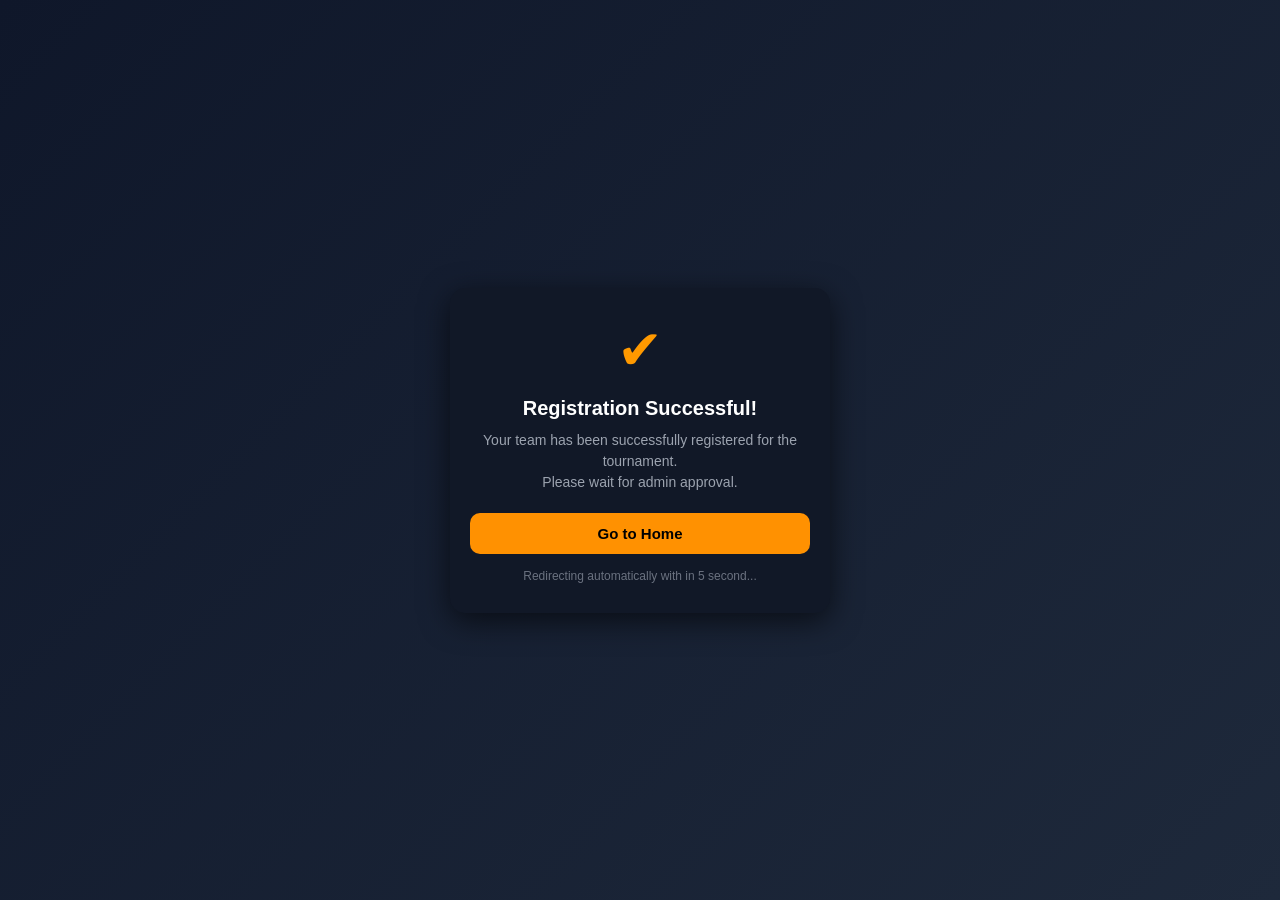
<file: success.html>
<!DOCTYPE html>
<html lang="en">
<head>
  <meta charset="UTF-8" />
  <title>Registration Successful</title>
  <meta name="viewport" content="width=device-width, initial-scale=1.0" />

  <style>
    * {
      box-sizing: border-box;
      margin: 0;
      padding: 0;
    }

    body {
      background: linear-gradient(135deg, #0f172a, #1e293b);
      font-family: Arial, sans-serif;
      color: white;
      display: flex;
      align-items: center;
      justify-content: center;
      min-height: 100vh;
      padding: 15px;
    }

    .container {
      width: 100%;
      max-width: 380px;
      background: #111827;
      padding: 30px 20px;
      border-radius: 15px;
      box-shadow: 0 8px 30px rgba(0,0,0,0.6);
      text-align: center;
      animation: fadeIn 0.5s ease;
    }

    .checkmark {
      font-size: 55px;
      color: #ff9900;
      margin-bottom: 15px;
    }

    h1 {
      font-size: 20px;
      margin-bottom: 10px;
    }

    p {
      font-size: 14px;
      color: #9ca3af;
      line-height: 1.5;
    }

    .btn {
      display: block;
      width: 100%;
      margin-top: 20px;
      padding: 12px;
      background: #ff9101;
      color: black;
      border-radius: 10px;
      text-decoration: none;
      font-weight: bold;
      font-size: 15px;
      transition: 0.3s;
    }

    .btn:hover {
      background: #c87201;
    }

    .small {
      margin-top: 15px;
      font-size: 12px;
      color: #6b7280;
    }

    @keyframes fadeIn {
      from {
        opacity: 0;
        transform: translateY(20px);
      }
      to {
        opacity: 1;
        transform: translateY(0);
      }
    }

    /* 🔥 Mobile Optimization */
    @media (max-width: 400px) {
      .container {
        padding: 25px 15px;
      }

      h1 {
        font-size: 18px;
      }

      p {
        font-size: 13px;
      }

      .btn {
        font-size: 14px;
        padding: 10px;
      }

      .checkmark {
        font-size: 45px;
      }
    }
  </style>
</head>

<body>

  <div class="container">
    <div class="checkmark">✔</div>

    <h1>Registration Successful!</h1>

    <p>
      Your team has been successfully registered for the tournament.<br>
      Please wait for admin approval.
    </p>

    <a href="/" class="btn">Go to Home</a>

    <div class="small">
      Redirecting automatically with in 5 second...
    </div>
  </div>

  <script>
    // Auto redirect after 5 sec
    setTimeout(() => {
      window.location.href = "/";
    }, 5000);
  </script>

</body>
</html>
</file>
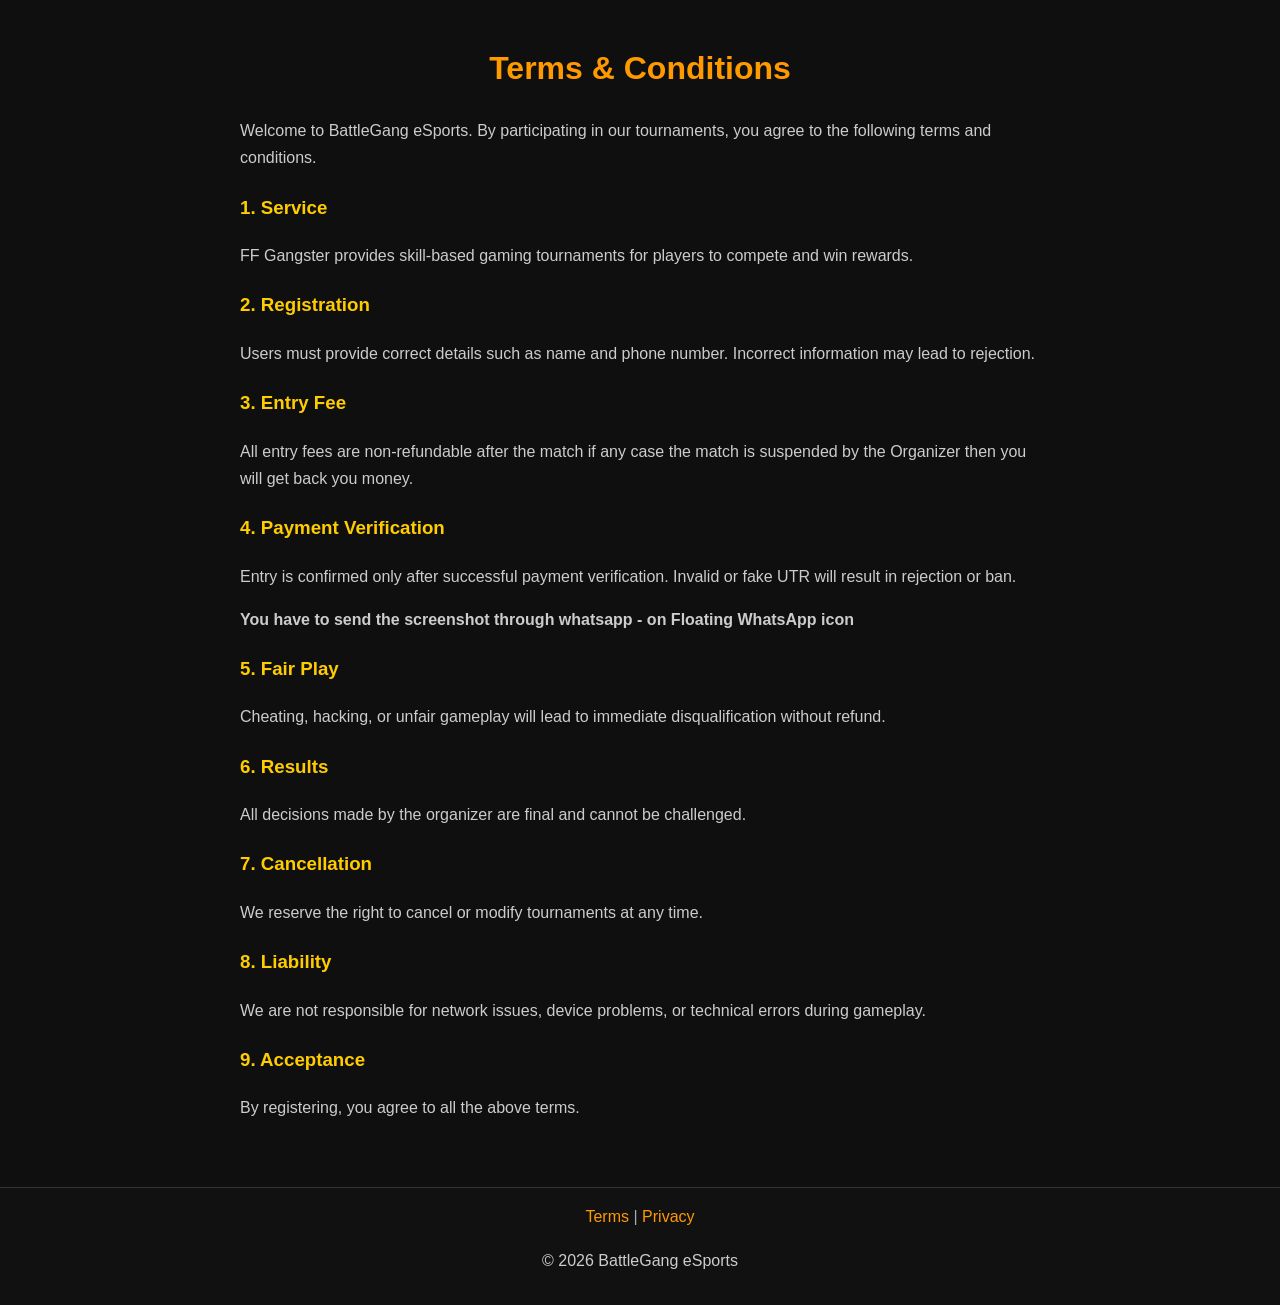
<file: terms.html>
<!DOCTYPE html>
<html>
<head>
  <title>Terms & Conditions - FF Gangster</title>
  <meta name="viewport" content="width=device-width, initial-scale=1.0">

  <style>
    body {
      margin: 0;
      background: #0f0f0f;
      color: #fff;
      font-family: Arial, sans-serif;
      line-height: 1.7;
    }

    .container {
      max-width: 800px;
      margin: auto;
      padding: 20px;
    }

    h1 {
      text-align: center;
      color: #ff9900;
    }

    h3 {
      color: #ffcc00;
      margin-top: 20px;
    }

    p {
      color: #ccc;
    }

    footer {
      text-align: center;
      padding: 15px;
      background: #111;
      color: #aaa;
      margin-top: 30px;
      border-top: 1px solid #333;
    }

    a {
      color: #ff9900;
      text-decoration: none;
    }
  </style>
</head>

<body>

<div class="container">

<h1>Terms & Conditions</h1>

<p>Welcome to BattleGang eSports. By participating in our tournaments, you agree to the following terms and conditions.</p>

<h3>1. Service</h3>
<p>FF Gangster provides skill-based gaming tournaments for players to compete and win rewards.</p>

<h3>2. Registration</h3>
<p>Users must provide correct details such as name and phone number. Incorrect information may lead to rejection.</p>

<h3>3. Entry Fee</h3>
<p>All entry fees are non-refundable after the match if any case the match is suspended by the Organizer then you will get back you money.</p>

<h3>4. Payment Verification</h3>
<p>Entry is confirmed only after successful payment verification. Invalid or fake UTR will result in rejection or ban.</p>
<p><b>You have to send the screenshot through whatsapp - on Floating WhatsApp icon</b></p>


<h3>5. Fair Play</h3>
<p>Cheating, hacking, or unfair gameplay will lead to immediate disqualification without refund.</p>

<h3>6. Results</h3>
<p>All decisions made by the organizer are final and cannot be challenged.</p>

<h3>7. Cancellation</h3>
<p>We reserve the right to cancel or modify tournaments at any time.</p>

<h3>8. Liability</h3>
<p>We are not responsible for network issues, device problems, or technical errors during gameplay.</p>

<h3>9. Acceptance</h3>
<p>By registering, you agree to all the above terms.</p>

</div>

<footer>
  <a href="terms.html">Terms</a> |
  <a href="privacy.html">Privacy</a>
  <p>© 2026 BattleGang eSports</p>
</footer>

</body>
</html>
</file>
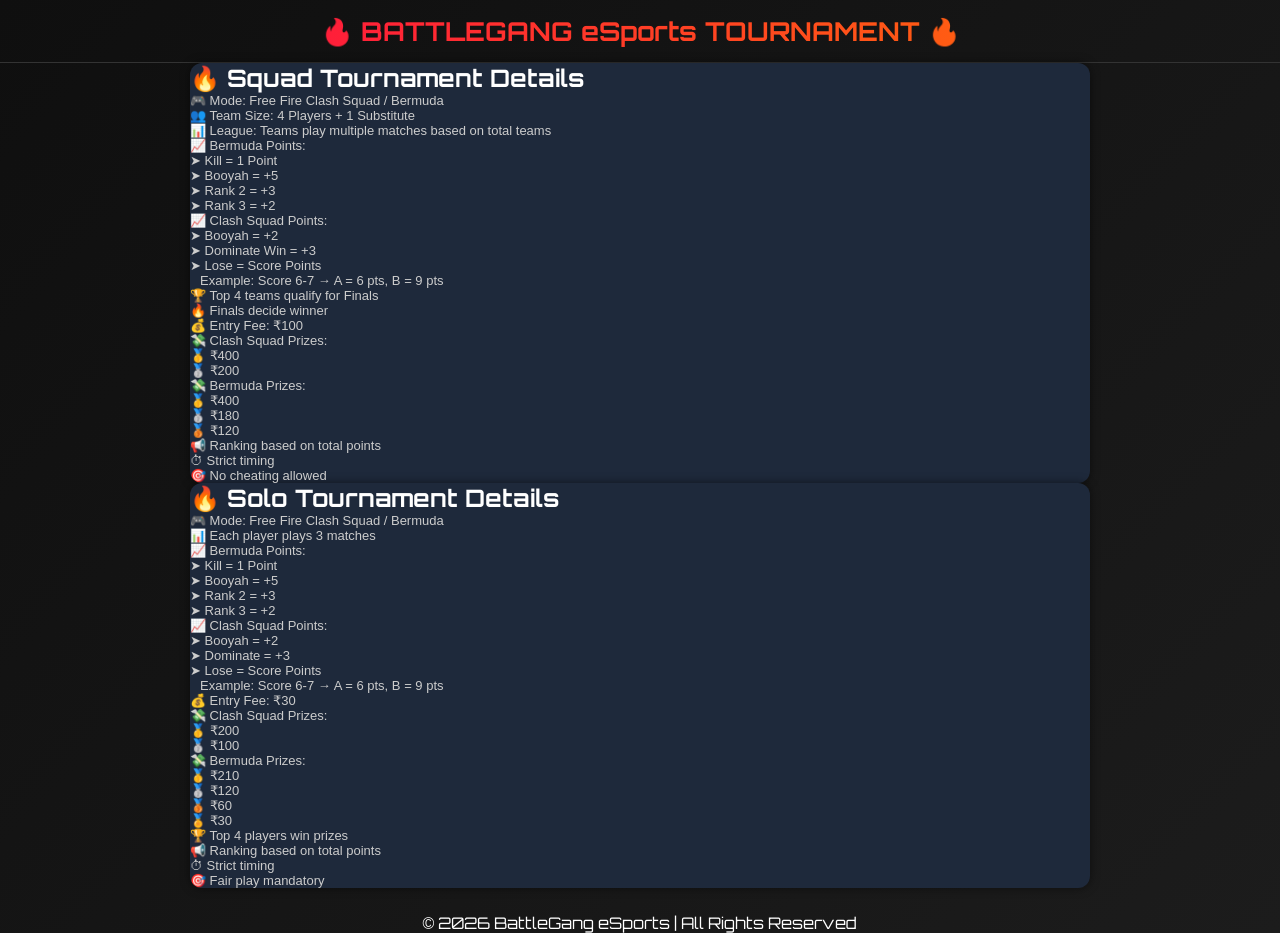
<file: tournamentsDetails.html>
<!DOCTYPE html>
<html lang="en">
<head>
<meta charset="UTF-8">
<meta name="viewport" content="width=device-width, initial-scale=1.0">
<title>BattleGang Tournament Details</title>

<link href="https://fonts.googleapis.com/css2?family=Orbitron:wght@500;700&display=swap" rel="stylesheet">
<link rel="stylesheet" href="mainpagecss.css">
<style>
.container {
  max-width: 900px;
  margin: auto;
  justify-content: center;
  align-items: center;
}
.footer{
    text-align: center;
    margin-top: 25px;
}

</style>
</head>

<body>

<header>
  <h1>🔥 BATTLEGANG eSports TOURNAMENT 🔥</h1>
</header>

<div class="container">

  <!-- 🔥 SQUAD -->
  <div class="card">
    <h2>🔥 Squad Tournament Details</h2>

    <div class="rules">
      <p>🎮 Mode: Free Fire Clash Squad / Bermuda</p>
      <p>👥 Team Size: 4 Players + 1 Substitute</p>
      <p>📊 League: Teams play multiple matches based on total teams</p>

      <p class="section-title">📈 Bermuda Points:</p>
      <p>➤ Kill = 1 Point</p>
      <p>➤ Booyah = +5</p>
      <p>➤ Rank 2 = +3</p>
      <p>➤ Rank 3 = +2</p>

      <p class="section-title">📈 Clash Squad Points:</p>
      <p>➤ Booyah = +2</p>
      <p>➤ Dominate Win = +3</p>
      <p>➤ Lose = Score Points</p>

      <p style="margin-left: 10px; font-size: 13px;">
        Example: Score 6-7 → A = 6 pts, B = 9 pts
      </p>

      <p>🏆 Top 4 teams qualify for Finals</p>
      <p>🔥 Finals decide winner</p>

      <p class="highlight">💰 Entry Fee: ₹100</p>

      <p class="section-title">💸 Clash Squad Prizes:</p>
      <p>🥇 ₹400</p>
      <p>🥈 ₹200</p>

      <p class="section-title">💸 Bermuda Prizes:</p>
      <p>🥇 ₹400</p>
      <p>🥈 ₹180</p>
      <p>🥉 ₹120</p>

      <p>📢 Ranking based on total points</p>
      <p>⏱ Strict timing</p>
      <p>🎯 No cheating allowed</p>
    </div>
  </div>

  <!-- 🔥 SOLO -->
  <div class="card">
    <h2>🔥 Solo Tournament Details</h2>

    <div class="rules">
      <p>🎮 Mode: Free Fire Clash Squad / Bermuda</p>
      <p>📊 Each player plays 3 matches</p>

      <p class="section-title">📈 Bermuda Points:</p>
      <p>➤ Kill = 1 Point</p>
      <p>➤ Booyah = +5</p>
      <p>➤ Rank 2 = +3</p>
      <p>➤ Rank 3 = +2</p>

      <p class="section-title">📈 Clash Squad Points:</p>
      <p>➤ Booyah = +2</p>
      <p>➤ Dominate = +3</p>
      <p>➤ Lose = Score Points</p>

      <p style="margin-left: 10px; font-size: 13px;">
        Example: Score 6-7 → A = 6 pts, B = 9 pts
      </p>

      <p class="highlight">💰 Entry Fee: ₹<span id="EntryFee">30</span></p>

      <p class="section-title">💸 Clash Squad Prizes:</p>
      <p>🥇 ₹<span id="winner">200</span></p>
      <p>🥈 ₹<span id="runner-up">100</span></p>

      <p class="section-title">💸 Bermuda Prizes:</p>
      <p>🥇 ₹210</p>
      <p>🥈 ₹120</p>
      <p>🥉 ₹60</p>
      <p>🏅 ₹30</p>

      <p>🏆 Top 4 players win prizes</p>
      <p>📢 Ranking based on total points</p>
      <p>⏱ Strict timing</p>
      <p>🎯 Fair play mandatory</p>
    </div>
  </div>

</div>

<div class="footer">
  © 2026 BattleGang eSports | All Rights Reserved
</div>

</body>
</html>
</file>
<file: mainpagecss.css>
/* RESET */
*{
  margin:0;
  padding:0;
  box-sizing:border-box;
  font-family:'Orbitron',sans-serif;
  max-width:100%;
}

/* BODY FIX */
html, body{
  max-width:100%;
  overflow-x:hidden;
}

body{
  background: linear-gradient(135deg, #0f0f0f, #1c1c1c);
  color:white;
}

/* PARTICLES */
canvas{
  position:fixed;
  top:0;
  left:0;
  width:100%;
  height:100%;
  z-index:-1;
}

/* HEADER */
header{
  text-align:center;
  padding:15px;
  border-bottom:1px solid #333;
}

header h1{
  font-size:26px;
  background: linear-gradient(90deg, #ff004c, #ff7a00);
  -webkit-background-clip: text;
  color: transparent;
}

/* HERO */
.hero{
  min-height:80vh;
  display:flex;
  align-items:center;
  justify-content:center;
  text-align:center;
  padding:20px;
  background: radial-gradient(circle, #ff004c33, transparent);
}

.hero h2{
  font-size:20px;
  background: linear-gradient(90deg, #ff004c, #ff7a00);
  -webkit-background-clip: text;
  color: transparent;
  margin-bottom: 20px;
}

.hero p{
  margin:10px 0;
  font-size:14px;
  color:#c0c0c0;
}

/* BUTTON */
.hero a{
  display:inline-block;
  padding:14px 25px;
  background: linear-gradient(90deg, #ff004c, #ff7a00);
  color:white;
  border-radius:10px;
  text-decoration:none;
  font-weight:bold;
  transition:0.3s;
  font-size: 15px;
  margin-top: 10px;
}

.hero a:hover{
  transform:scale(1.05);
  box-shadow:0 0 20px #ff004c;
}

/* REGISTER GROUP */
.register_btns{
  display:flex;
  flex-direction:column;
  gap:15px;
  margin-top:15px;
}

/* CARD STYLE */
.stat, .box, .tournament-format, .rules-box{
  font-family: 'Poppins', sans-serif;
  background: rgba(255,255,255,0.05);
  backdrop-filter: blur(10px);
  border-radius:15px;
  padding:18px;
  border:1px solid rgba(255,255,255,0.1);
  box-shadow:0 8px 20px rgba(0,0,0,0.4);
}

/* STATS (FIXED RESPONSIVE GRID 🔥) */
.stats{
  display:grid;
  grid-template-columns:repeat(auto-fit, minmax(120px,1fr));
  gap:15px;
  padding:20px;
  text-align:center;
}

.stat h3{
  color:#ff004c;
}

/* FEATURES */
.features{
  padding:20px;
  display:grid;
  gap:15px;
}

.box h3{
  color:#ff7a00;
}

/* SECTION TITLE */
.t-card{
  margin:20px;
  background: linear-gradient(90deg, #ff004c, #ff7a00);
  padding:8px 15px;
  border-radius:8px;
  color:white;
  text-align:center;
}

/* TOURNAMENT FORMAT */
.tournament-format h2{
  text-align:center;
  margin-bottom:10px;
  background: linear-gradient(90deg, #ff004c, #ff7a00);
  -webkit-background-clip: text;
  color: transparent;
}

/* RULES */
.rules *{
  font-family:'Poppins', sans-serif;
  color:#ccc;
  font-size:13px;
  word-wrap:break-word;
  overflow-wrap:break-word;
}

.tournament-rules-head{
  text-align:center;
  margin-bottom:10px;
  color:#ff004c;
}

/* IMAGES FIX */
img{
  max-width:100%;
  height:auto;
}

/* FOOTER */
footer{
  text-align:center;
  padding:15px;
  font-size:12px;
  color:#aaa;
  background:#111;
  margin-top:20px;
}

/* RESPONSIVE */
@media (min-width:600px){
  .hero h2{ font-size:36px; }
}

@media (min-width:900px){
  .hero h2{ font-size:42px; }
  .features{ grid-template-columns:repeat(3,1fr); }
}
.review-section {
  padding: 30px;
  text-align: center;
}

.review-section h2 {
  color: red;
  margin-bottom: 20px;
}

#reviewForm input,
#reviewForm textarea,
#reviewForm select {
  width: 100%;
  max-width: 400px;
  margin: 8px auto;
  display: block;
  padding: 10px;
  border-radius: 6px;
}

#reviewForm button {
  background: linear-gradient(90deg, #ff004c, #ff7a00);
  color: white;
  padding: 10px 20px;
  border: none;
  border-radius: 6px;
  cursor: pointer;
}

/* 🔥 REVIEW LIST */
.reviews-grid {
  max-width: 600px;
  margin: 30px auto;
  text-align: left;
}

/* 🔥 SINGLE REVIEW */
.review {
  border-bottom: 1px solid #ddd;
  padding: 15px 0;
}

/* ⭐ Stars */
.review-stars {
  color: #ffa41c;
  font-size: 16px;
  margin-bottom: 5px;
}

/* 👤 Name + date */
.review-meta {
  font-size: 14px;
  color: #ccc;
  margin-bottom: 6px;
}

/* 💬 Message */
.review-message {
  font-size: 15px;
  color: #eee;
  line-height: 1.5;
  font-family: 'poppins',sans-serif;
}

.winner-section {
  padding: 20px;
  background: #020617;
  color: white;
}

.winner-section h2 {
  margin-bottom: 15px;
}

/* Horizontal scroll container */
.winner-scroll {
  display: flex;
  gap: 15px;
  overflow-x: auto;
  scroll-behavior: smooth;
  padding-bottom: 10px;
}

/* Hide scrollbar (clean UI) */
.winner-scroll::-webkit-scrollbar {
  display: none;
}

/* Card */
.winner-card {
  min-width: 150px;
  background: #0f172a;
  border-radius: 12px;
  overflow: hidden;
  text-align: center;
  box-shadow: 0 0 10px rgba(0,255,255,0.2);
  transition: 0.3s;
  padding: 15px;
}

.winner-card:hover {
  transform: scale(1.05);
}

/* Image */
.winner-card img {
  width: 100%;
  height: 200px;
  object-fit: cover;
  border-radius: 10px;
}

/* Prize text */
.winner-card p {
  padding: 10px;
  font-weight: bold;
  color: #22c55e;
}

.proof-section {
  padding: 20px;
  background: #020617;
  color: white;
}

.proof-section h2 {
  margin-bottom: 15px;
  font-size: 20px;
}

/* Horizontal scroll */
.proof-scroll {
  display: flex;
  gap: 15px;
  overflow-x: auto;
  padding-bottom: 10px;
}

.proof-scroll::-webkit-scrollbar {
  display: none;
}

/* Card */
.proof-card {
  min-width: 160px;
  background: #0f172a;
  border-radius: 12px;
  overflow: hidden;
  text-align: center;
  box-shadow: 0 0 12px rgba(0,255,255,0.15);
  transition: 0.3s;
  padding: 10px;
}

.proof-card:hover {
  transform: scale(1.05);
}

/* Image */
.proof-card img {
  object-fit: cover;
}

/* Text */
.proof-card p {
  padding: 10px;
  font-size: 14px;
  font-weight: 500;
}

.trust-section {
  display: flex;
  justify-content: space-between;
  gap: 8px;
  margin-top: 12px;
  padding: 15px;
}

.trust-box {
  flex: 1;
  background: rgba(255, 255, 255, 0.05);
  color: #fff;
  text-align: center;
  padding: 10px 5px;
  border-radius: 10px;
  font-size: 12px;
  font-weight: 600;
  border: 1px solid rgba(255, 255, 255, 0.1);
  transition: 0.3s;
}

/* Hover effect (optional but cool) */
.trust-box:hover {
  transform: scale(1.05);
  background: rgba(255, 100, 0, 0.2);
}

.trust-section p {
  margin: 5px 0;
  font-family: 'poppins', sans-serif;
}

/* Live activity blinking */
.live-activity {
  text-align: center;
  margin-top: 2px;
  font-size: 13px;
  color: #00ff88;
  font-weight: bold;
  animation: blink 1.5s infinite;
  font-family: 'poppins', sans-serif;

}

/* Blink animation */
@keyframes blink {
  0% { opacity: 1; }
  50% { opacity: 0.4; }
  100% { opacity: 1; }
}

.section {
  padding: 20px;
}

.section h2 {
  text-align: center;
  margin-bottom: 20px;
  color: #38bdf8;
}

/* Grid */
.grid {
  display: grid;
  grid-template-columns: repeat(auto-fit, minmax(250px, 1fr));
  gap: 15px;
}

/* Card */
.card {
  background: #1e293b;
  border-radius: 12px;
  overflow: hidden;
  box-shadow: 0 0 10px rgba(0,0,0,0.5);
  cursor: pointer;
  transition: 0.3s;
}

.card:hover {
  transform: scale(1.03);
}

/* Image */
.card img {
  width: 100%;
  height: auto;
  display: block;
}

/* Title */
.card .title {
  padding: 10px;
  font-size: 14px;
  text-align: center;
  color: #e2e8f0;
}

/* Modal */
.modal {
  display: none;
  position: fixed;
  z-index: 999;
  padding-top: 40px;
  left: 0;
  top: 0;
  width: 100%;
  height: 100%;
  background: rgba(0,0,0,0.9);
}

.modal img {
  display: block;
  margin: auto;
  max-width: 95%;
  max-height: 90%;
}

/* Close */
.close {
  position: absolute;
  top: 15px;
  right: 25px;
  font-size: 30px;
  color: white;
  cursor: pointer;
}
.social_media{
  display: flex;
  justify-content: center;
  align-items: center;
  gap: 20px;
}
</file>
